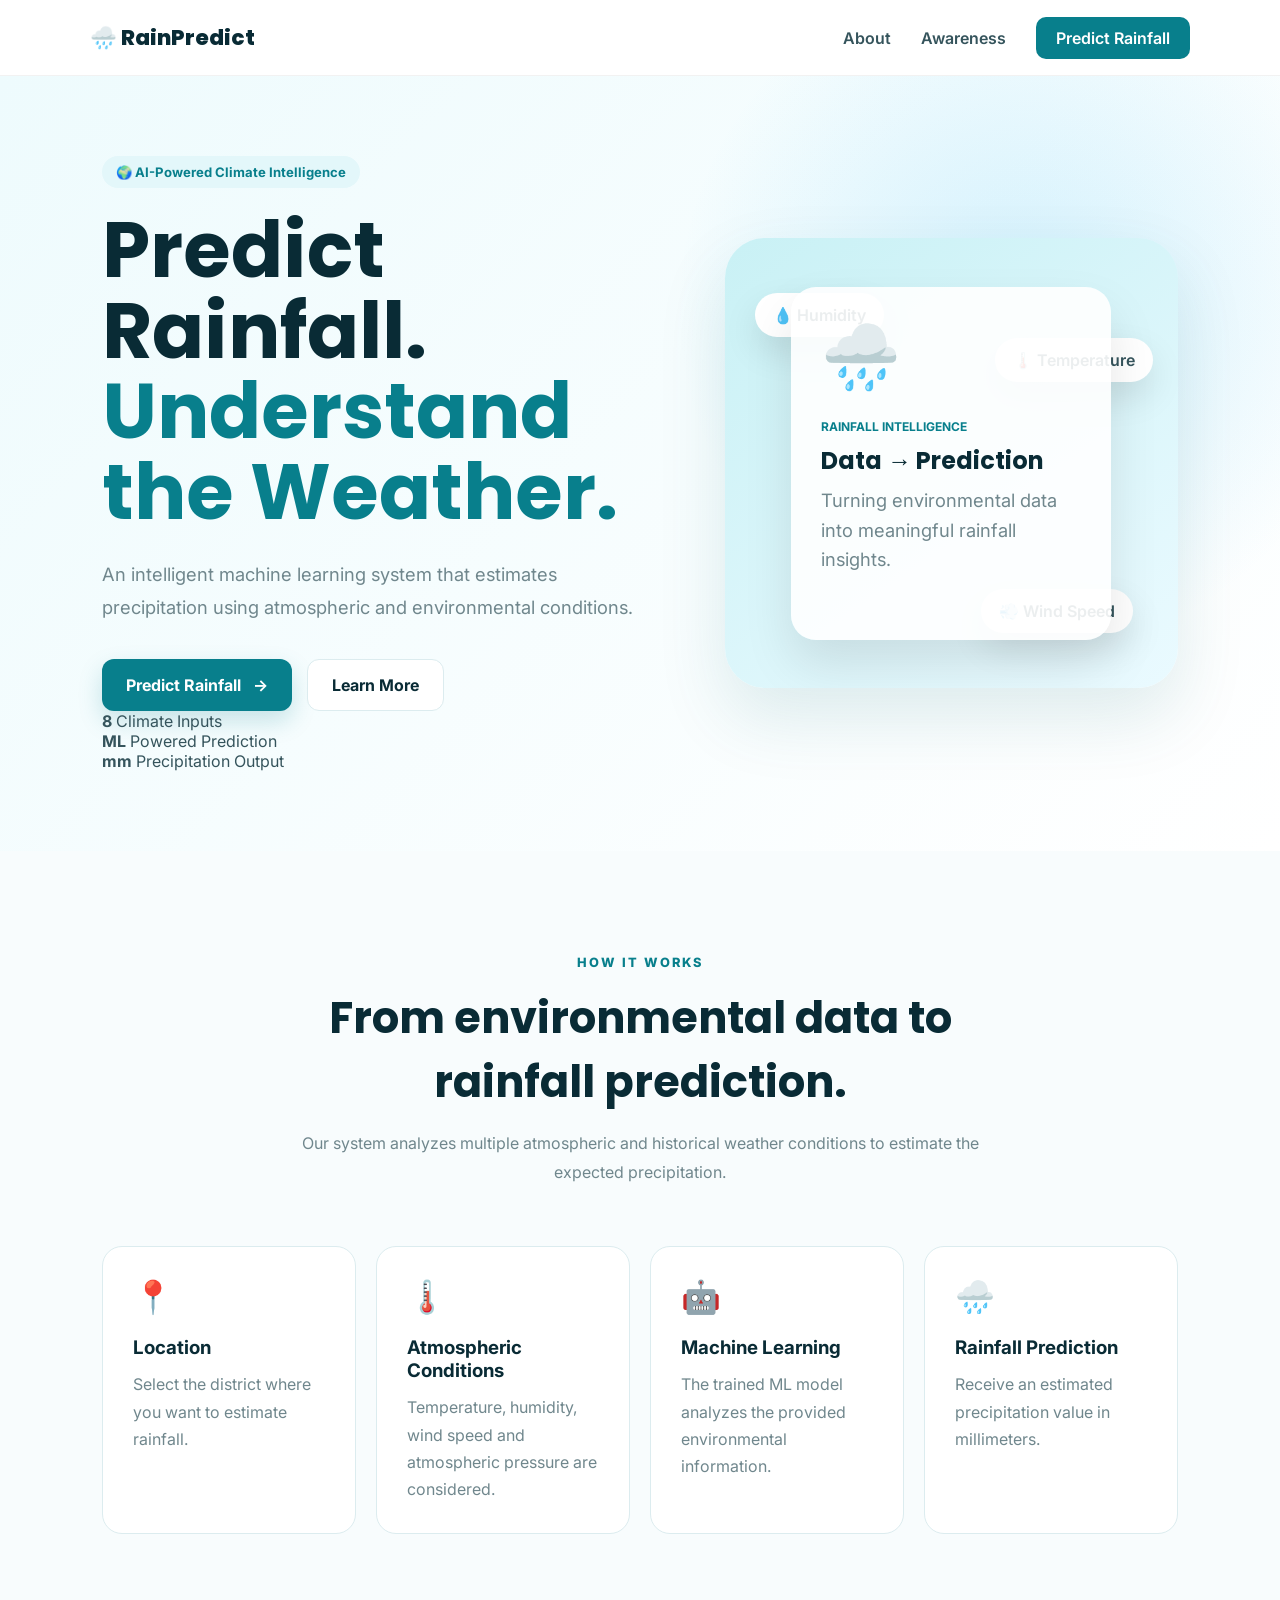
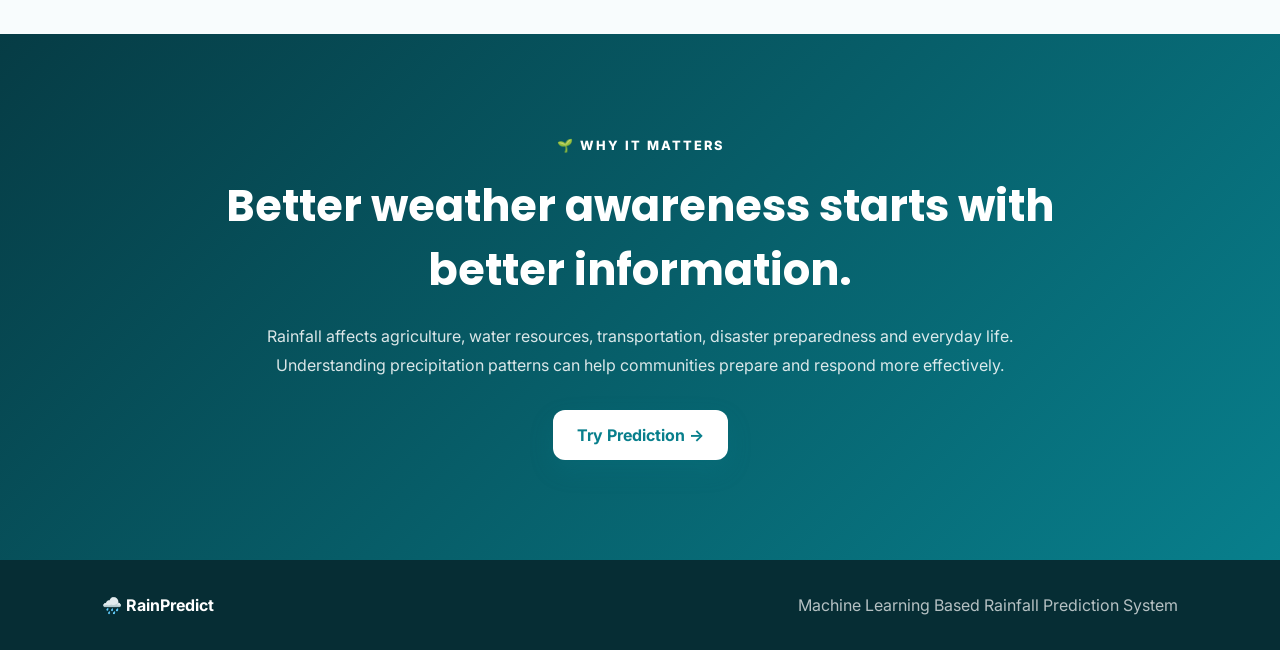
<file: index.html>
<!DOCTYPE html>
<html lang="en">

<head>

    <meta charset="UTF-8">
    <meta name="viewport" content="width=device-width, initial-scale=1.0">

    <meta
        name="description"
        content="Rainfall Prediction System powered by Machine Learning"
    >

    <title>Rainfall Prediction System</title>

    <link
        href="https://fonts.googleapis.com/css2?family=Inter:wght@400;500;600;700;800&family=Poppins:wght@500;600;700;800&display=swap"
        rel="stylesheet"
    >

    <link rel="stylesheet" href="style.css">

</head>


<body>

    <!-- NAVBAR -->

    <nav class="navbar">

        <div class="nav-logo">
            🌧️ RainPredict
        </div>

        <div class="nav-links">

            <a href="#about">About</a>
            <a href="#awareness">Awareness</a>

            <a
                href="prediction.html"
                class="nav-button"
            >
                Predict Rainfall
            </a>

        </div>

    </nav>


    <!-- HERO -->

    <section class="hero">

        <div class="hero-content">

            <div class="badge">
                🌍 AI-Powered Climate Intelligence
            </div>

            <h1>
                Predict Rainfall.
                <span>Understand the Weather.</span>
            </h1>

            <p>
                An intelligent machine learning system that estimates
                precipitation using atmospheric and environmental conditions.
            </p>

            <div class="hero-buttons">

                <a
                    href="prediction.html"
                    class="primary-button"
                >
                    Predict Rainfall
                    <span>→</span>
                </a>

                <a
                    href="#about"
                    class="secondary-button"
                >
                    Learn More
                </a>

            </div>

            <div class="hero-stats">

                <div>
                    <strong>8</strong>
                    <span>Climate Inputs</span>
                </div>

                <div>
                    <strong>ML</strong>
                    <span>Powered Prediction</span>
                </div>

                <div>
                    <strong>mm</strong>
                    <span>Precipitation Output</span>
                </div>

            </div>

        </div>


        <div class="hero-visual">

            <div class="weather-card">

                <div class="weather-icon">
                    🌧️
                </div>

                <div>

                    <span class="weather-label">
                        Rainfall Intelligence
                    </span>

                    <h3>
                        Data → Prediction
                    </h3>

                    <p>
                        Turning environmental data into
                        meaningful rainfall insights.
                    </p>

                </div>

            </div>


            <div class="floating-card card-one">
                💧 Humidity
            </div>

            <div class="floating-card card-two">
                🌡️ Temperature
            </div>

            <div class="floating-card card-three">
                💨 Wind Speed
            </div>

        </div>

    </section>


    <!-- ABOUT -->

    <section id="about" class="section">

        <div class="section-heading">

            <span>HOW IT WORKS</span>

            <h2>
                From environmental data
                to rainfall prediction.
            </h2>

            <p>
                Our system analyzes multiple atmospheric and
                historical weather conditions to estimate the
                expected precipitation.
            </p>

        </div>


        <div class="feature-grid">

            <div class="feature-card">

                <div class="feature-icon">
                    📍
                </div>

                <h3>
                    Location
                </h3>

                <p>
                    Select the district where you want to
                    estimate rainfall.
                </p>

            </div>


            <div class="feature-card">

                <div class="feature-icon">
                    🌡️
                </div>

                <h3>
                    Atmospheric Conditions
                </h3>

                <p>
                    Temperature, humidity, wind speed and
                    atmospheric pressure are considered.
                </p>

            </div>


            <div class="feature-card">

                <div class="feature-icon">
                    🤖
                </div>

                <h3>
                    Machine Learning
                </h3>

                <p>
                    The trained ML model analyzes the
                    provided environmental information.
                </p>

            </div>


            <div class="feature-card">

                <div class="feature-icon">
                    🌧️
                </div>

                <h3>
                    Rainfall Prediction
                </h3>

                <p>
                    Receive an estimated precipitation value
                    in millimeters.
                </p>

            </div>

        </div>

    </section>


    <!-- AWARENESS -->

    <section id="awareness" class="awareness-section">

        <div class="awareness-content">

            <span>
                🌱 WHY IT MATTERS
            </span>

            <h2>
                Better weather awareness
                starts with better information.
            </h2>

            <p>
                Rainfall affects agriculture, water resources,
                transportation, disaster preparedness and everyday life.
                Understanding precipitation patterns can help communities
                prepare and respond more effectively.
            </p>

            <a
                href="prediction.html"
                class="primary-button"
            >
                Try Prediction →
            </a>

        </div>

    </section>


    <!-- FOOTER -->

    <footer>

        <div>
            🌧️ <strong>RainPredict</strong>
        </div>

        <p>
            Machine Learning Based Rainfall Prediction System
        </p>

    </footer>


</body>

</html>
</file>
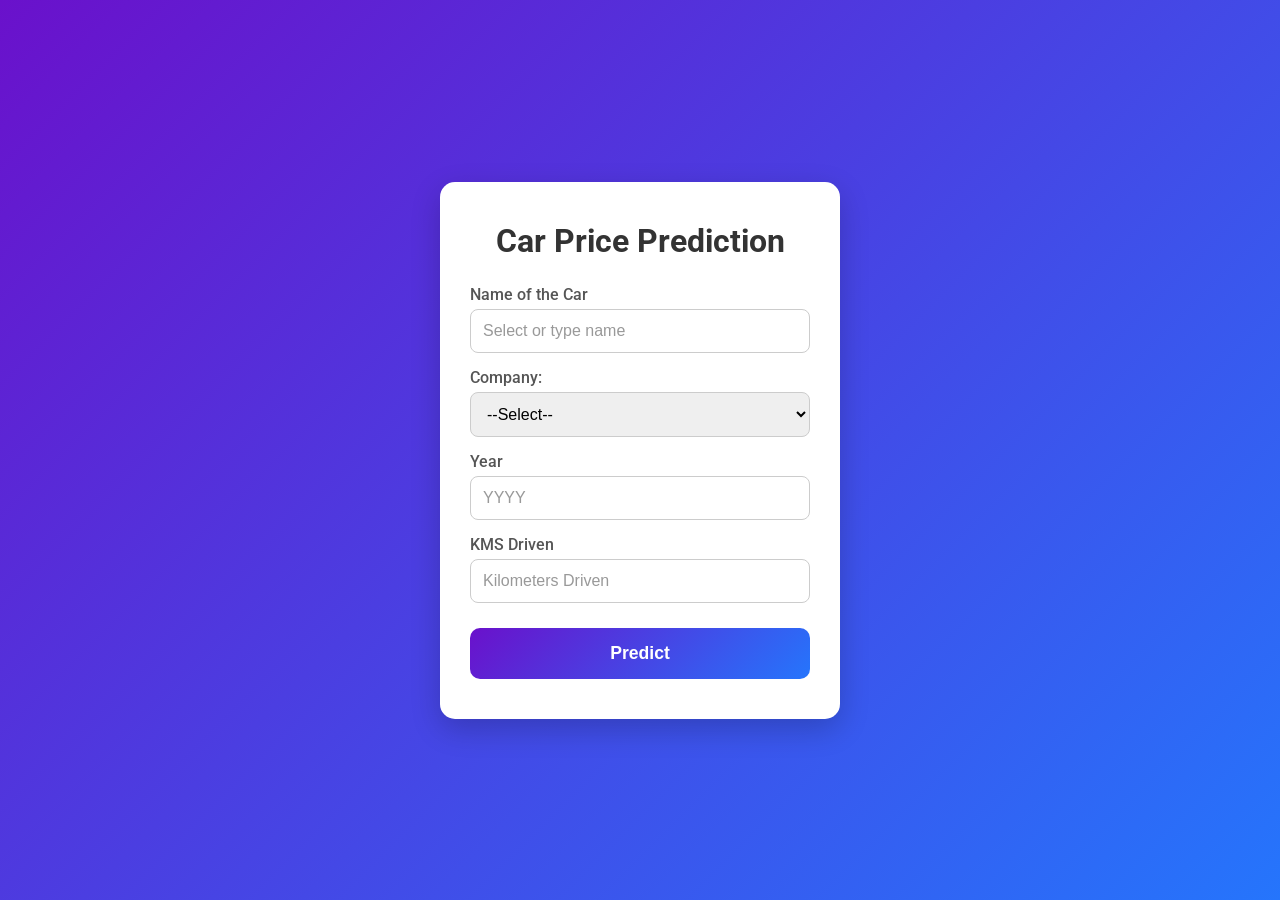
<file: FrontEnd/index.html>
<!DOCTYPE html>
<html lang="en">
<head>
    <meta charset="UTF-8">
    <meta name="viewport" content="width=device-width, initial-scale=1.0">
    <title>Car Price Prediction</title>
    <link href="https://fonts.googleapis.com/css2?family=Roboto:wght@400;500;700&display=swap" rel="stylesheet">
    <link rel="stylesheet" href="style.css">
</head>
<body>

<div class="container">
    <h1>Car Price Prediction</h1>
    <form id="predictionForm">
        <label for="name">Name of the Car</label>
        <input list="names" name="name" id="name" placeholder="Select or type name">
        <datalist id="names">
            <option value="Hyundai Santro Xing">
            <option value="Maruti Suzuki Alto">
            <option value="Hyundai Grand i10">
            <option value="Hyundai Elite i20">
            <option value="Maruti Suzuki Swift">
            <option value="Maruti Suzuki Wagon">
            <option value="Maruti Suzuki Ertiga">
            <option value="Others">
        </datalist>

        <label for="company">Company:</label>
        <select id="company" name="company" required>
            <option value="">--Select--</option>
            <option value="Hyundai">Hyundai</option>
            <option value="Mahindra">Mahindra</option>
            <option value="Maruti">Maruti</option>
            <option value="Ford">Ford</option>
            <option value="Toyota">Toyota</option>
            <option value="Renault">Renault</option>
            <option value="Honda">Honda</option>
            <option value="Tata">Tata</option>
            <option value="Chevrolet">Chevrolet</option>
            <option value="Others">Others</option>
        </select>

        <label for="year">Year</label>
        <input type="number" id="year" name="year" min="1900" max="2026" placeholder="YYYY" required>

        <label for="kms_driven">KMS Driven</label>
        <input type="number" id="kms_driven" name="kms_driven" min="0" placeholder="Kilometers Driven" required>

        <button type="submit">Predict</button>
    </form>

    <div id="result"></div>
</div>
<script src="script.js"></script>
</body>
</html>
</file>
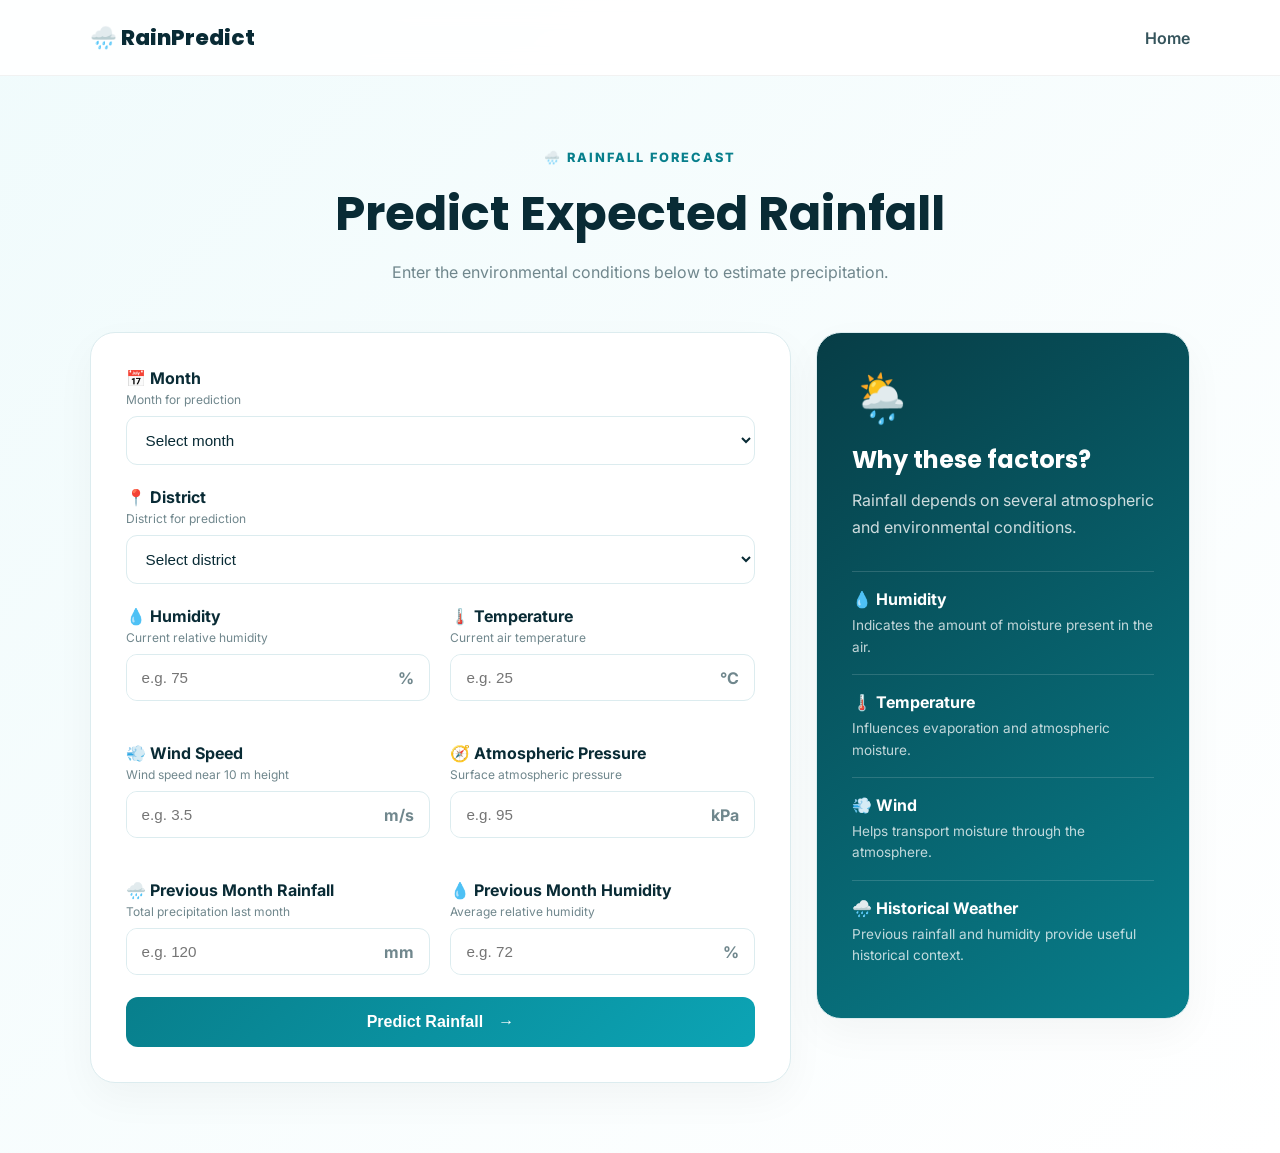
<file: prediction.html>
<!DOCTYPE html>
<html lang="en">

<head>

    <meta charset="UTF-8">
    <meta name="viewport" content="width=device-width, initial-scale=1.0">

    <title>Rainfall Prediction | RainPredict</title>

    <link
        href="https://fonts.googleapis.com/css2?family=Inter:wght@400;500;600;700;800&family=Poppins:wght@500;600;700;800&display=swap"
        rel="stylesheet"
    >

    <link rel="stylesheet" href="style.css">

</head>


<body class="prediction-page">


    <!-- NAVBAR -->

    <nav class="navbar">

        <div class="nav-logo">
            🌧️ RainPredict
        </div>

        <div class="nav-links">

            <a href="index.html">
                Home
            </a>

        </div>

    </nav>


    <!-- PREDICTION -->

    <main class="prediction-container">


        <div class="prediction-header">

            <span>
                🌧️ RAINFALL FORECAST
            </span>

            <h1>
                Predict Expected Rainfall
            </h1>

            <p>
                Enter the environmental conditions below to
                estimate precipitation.
            </p>

        </div>


        <div class="prediction-layout">


            <!-- FORM -->

            <div class="prediction-card">

                <form id="predictionForm">


                    <!-- MONTH -->

                    <div class="input-group">

                        <label for="month">

                            📅 Month

                            <span>
                                Month for prediction
                            </span>

                        </label>

                        <select
                            id="month"
                            required
                        >

                            <option value="">
                                Select month
                            </option>

                            <option value="1">January</option>
                            <option value="2">February</option>
                            <option value="3">March</option>
                            <option value="4">April</option>
                            <option value="5">May</option>
                            <option value="6">June</option>
                            <option value="7">July</option>
                            <option value="8">August</option>
                            <option value="9">September</option>
                            <option value="10">October</option>
                            <option value="11">November</option>
                            <option value="12">December</option>

                        </select>

                    </div>


                    <!-- DISTRICT -->

                    <div class="input-group">

                        <label for="district">

                            📍 District

                            <span>
                                District for prediction
                            </span>

                        </label>

                        <select
                            id="district"
                            required
                        >

                            <option value="">
                                Select district
                            </option>

                            <option value="Arghakhanchi">Arghakhanchi</option>
                            <option value="Baglung">Baglung</option>
                            <option value="Baitadi">Baitadi</option>
                            <option value="Bajang">Bajang</option>
                            <option value="Banke">Banke</option>
                            <option value="Bara">Bara</option>
                            <option value="Bardiya">Bardiya</option>
                            <option value="Bhaktapur">Bhaktapur</option>
                            <option value="Chitawan">Chitawan</option>
                            <option value="Dadeldhura">Dadeldhura</option>
                            <option value="Dailekh">Dailekh</option>
                            <option value="Dang">Dang</option>
                            <option value="Darchula">Darchula</option>
                            <option value="Dhading">Dhading</option>
                            <option value="Dhankuta">Dhankuta</option>
                            <option value="Dhanusa">Dhanusa</option>
                            <option value="Dolkha">Dolkha</option>
                            <option value="Dolpa">Dolpa</option>
                            <option value="Doti">Doti</option>
                            <option value="Gorkha">Gorkha</option>
                            <option value="Gulmi">Gulmi</option>
                            <option value="Humla">Humla</option>
                            <option value="Ilam">Ilam</option>
                            <option value="Jhapa">Jhapa</option>
                            <option value="Jumla">Jumla</option>
                            <option value="Kabhre">Kabhre</option>
                            <option value="Kailali">Kailali</option>
                            <option value="Kanchanpur">Kanchanpur</option>
                            <option value="Kaski">Kaski</option>
                            <option value="Kathmandu">Kathmandu</option>
                            <option value="Lalitpur">Lalitpur</option>
                            <option value="Lamjung">Lamjung</option>
                            <option value="Mahottari">Mahottari</option>
                            <option value="Makwanpur">Makwanpur</option>
                            <option value="Manang">Manang</option>
                            <option value="Morang">Morang</option>
                            <option value="Mugu">Mugu</option>
                            <option value="Mustang">Mustang</option>
                            <option value="Myagdi">Myagdi</option>
                            <option value="Nawalparasi">Nawalparasi</option>
                            <option value="Nuwakot">Nuwakot</option>
                            <option value="Okhaldhunga">Okhaldhunga</option>
                            <option value="Palpa">Palpa</option>
                            <option value="Panchther">Panchther</option>
                            <option value="Parbat">Parbat</option>
                            <option value="Rasuwa">Rasuwa</option>
                            <option value="Routahat">Routahat</option>
                            <option value="Rukum">Rukum</option>
                            <option value="Rupandehi">Rupandehi</option>
                            <option value="Salyan">Salyan</option>
                            <option value="Sankhuwasabha">Sankhuwasabha</option>
                            <option value="Saptari">Saptari</option>
                            <option value="Sarlahi">Sarlahi</option>
                            <option value="Sindhuli">Sindhuli</option>
                            <option value="Solukhumbu">Solukhumbu</option>
                            <option value="Sunsari">Sunsari</option>
                            <option value="Surkhet">Surkhet</option>
                            <option value="Syangja">Syangja</option>
                            <option value="Tanahun">Tanahun</option>
                            <option value="Taplejung">Taplejung</option>
                            <option value="Terhathum">Terhathum</option>
                            <option value="Udayapur">Udayapur</option>

                        </select>

                    </div>


                    <div class="form-grid">


                        <!-- HUMIDITY -->

                        <div class="input-group">

                            <label for="rh2m">

                                💧 Humidity

                                <span>
                                    Current relative humidity
                                </span>

                            </label>

                            <div class="input-with-unit">

                                <input
                                    type="number"
                                    id="rh2m"
                                    step="any"
                                    min="0"
                                    max="100"
                                    placeholder="e.g. 75"
                                    required
                                >

                                <span>%</span>

                            </div>

                        </div>


                        <!-- TEMPERATURE -->

                        <div class="input-group">

                            <label for="t2m">

                                🌡️ Temperature

                                <span>
                                    Current air temperature
                                </span>

                            </label>

                            <div class="input-with-unit">

                                <input
                                    type="number"
                                    id="t2m"
                                    step="any"
                                    placeholder="e.g. 25"
                                    required
                                >

                                <span>°C</span>

                            </div>

                        </div>


                        <!-- WIND -->

                        <div class="input-group">

                            <label for="ws10m">

                                💨 Wind Speed

                                <span>
                                    Wind speed near 10 m height
                                </span>

                            </label>

                            <div class="input-with-unit">

                                <input
                                    type="number"
                                    id="ws10m"
                                    step="any"
                                    min="0"
                                    placeholder="e.g. 3.5"
                                    required
                                >

                                <span>m/s</span>

                            </div>

                        </div>


                        <!-- PRESSURE -->

                        <div class="input-group">

                            <label for="ps">

                                🧭 Atmospheric Pressure

                                <span>
                                    Surface atmospheric pressure
                                </span>

                            </label>

                            <div class="input-with-unit">

                                <input
                                    type="number"
                                    id="ps"
                                    step="any"
                                    min="0"
                                    placeholder="e.g. 95"
                                    required
                                >

                                <span>kPa</span>

                            </div>

                        </div>


                        <!-- LAST MONTH RAIN -->

                        <div class="input-group">

                            <label for="lastRain">

                                🌧️ Previous Month Rainfall

                                <span>
                                    Total precipitation last month
                                </span>

                            </label>

                            <div class="input-with-unit">

                                <input
                                    type="number"
                                    id="lastRain"
                                    step="any"
                                    min="0"
                                    placeholder="e.g. 120"
                                    required
                                >

                                <span>mm</span>

                            </div>

                        </div>


                        <!-- LAST MONTH HUMIDITY -->

                        <div class="input-group">

                            <label for="lastHumidity">

                                💧 Previous Month Humidity

                                <span>
                                    Average relative humidity
                                </span>

                            </label>

                            <div class="input-with-unit">

                                <input
                                    type="number"
                                    id="lastHumidity"
                                    step="any"
                                    min="0"
                                    max="100"
                                    placeholder="e.g. 72"
                                    required
                                >

                                <span>%</span>

                            </div>

                        </div>

                    </div>


                    <button
                        type="submit"
                        id="predictButton"
                        class="predict-button"
                    >

                        <span>
                            Predict Rainfall
                        </span>

                        <span>
                            →
                        </span>

                    </button>


                </form>

            </div>


            <!-- INFORMATION -->

            <div class="info-panel">

                <div class="info-icon">
                    🌦️
                </div>

                <h2>
                    Why these factors?
                </h2>

                <p>
                    Rainfall depends on several atmospheric
                    and environmental conditions.
                </p>


                <div class="info-item">

                    <strong>
                        💧 Humidity
                    </strong>

                    <span>
                        Indicates the amount of moisture
                        present in the air.
                    </span>

                </div>


                <div class="info-item">

                    <strong>
                        🌡️ Temperature
                    </strong>

                    <span>
                        Influences evaporation and
                        atmospheric moisture.
                    </span>

                </div>


                <div class="info-item">

                    <strong>
                        💨 Wind
                    </strong>

                    <span>
                        Helps transport moisture through
                        the atmosphere.
                    </span>

                </div>


                <div class="info-item">

                    <strong>
                        🌧️ Historical Weather
                    </strong>

                    <span>
                        Previous rainfall and humidity
                        provide useful historical context.
                    </span>

                </div>

            </div>

        </div>


        <!-- RESULT -->

        <div
            id="result"
            class="result-container"
        >

        </div>


    </main>


    <script src="script.js"></script>

</body>

</html>
</file>
<file: style.css>
* {
    box-sizing: border-box;
    margin: 0;
    padding: 0;
}

:root {
    --primary: #087f8c;
    --primary-dark: #05616b;
    --secondary: #38bdf8;
    --dark: #092b35;
    --text: #35545c;
    --muted: #70878d;
    --light: #f4fbfc;
    --white: #ffffff;
    --border: #dcecef;
}

html {
    scroll-behavior: smooth;
}

body {
    font-family: "Inter", sans-serif;
    color: var(--text);
    background: #f8fcfd;
    min-height: 100vh;
}


/* =========================
   NAVBAR
========================= */

.navbar {
    height: 76px;
    padding: 0 7%;
    display: flex;
    align-items: center;
    justify-content: space-between;

    background: rgba(255,255,255,0.92);

    border-bottom: 1px solid rgba(0,0,0,0.05);

    position: sticky;
    top: 0;
    z-index: 100;

    backdrop-filter: blur(12px);
}

.nav-logo {
    font-family: "Poppins", sans-serif;
    font-size: 1.35rem;
    font-weight: 800;
    color: var(--dark);
}

.nav-links {
    display: flex;
    align-items: center;
    gap: 30px;
}

.nav-links a {
    text-decoration: none;
    color: var(--text);
    font-weight: 600;
    transition: 0.3s;
}

.nav-links a:hover {
    color: var(--primary);
}

.nav-button {
    background: var(--primary);
    color: white !important;
    padding: 11px 20px;
    border-radius: 10px;
}


/* =========================
   HERO
========================= */

.hero {
    min-height: 700px;
    padding: 80px 8%;

    display: grid;
    grid-template-columns: 1.1fr 0.9fr;
    gap: 70px;
    align-items: center;

    background:
        radial-gradient(
            circle at 80% 30%,
            rgba(56,189,248,0.2),
            transparent 30%
        ),
        linear-gradient(
            135deg,
            #eefbfd,
            #ffffff
        );
}

.hero-content {
    max-width: 700px;
}

.badge {
    display: inline-block;
    padding: 8px 14px;
    border-radius: 50px;

    background: #e3f7fa;
    color: var(--primary);

    font-size: 0.82rem;
    font-weight: 700;

    margin-bottom: 22px;
}

.hero h1 {
    font-family: "Poppins", sans-serif;

    font-size: clamp(3rem, 6vw, 5.4rem);

    line-height: 1.05;

    color: var(--dark);

    margin-bottom: 25px;
}

.hero h1 span {
    display: block;
    color: var(--primary);
}

.hero p {
    font-size: 1.15rem;
    line-height: 1.8;
    color: var(--muted);

    max-width: 600px;

    margin-bottom: 35px;
}

.hero-buttons {
    display: flex;
    gap: 15px;
    flex-wrap: wrap;
}

.primary-button,
.secondary-button {
    text-decoration: none;
    display: inline-flex;
    align-items: center;
    gap: 12px;

    padding: 15px 24px;

    border-radius: 12px;

    font-weight: 700;

    transition: 0.3s;
}

.primary-button {
    background: var(--primary);
    color: white;

    box-shadow: 0 10px 25px rgba(8,127,140,0.2);
}

.primary-button:hover {
    background: var(--primary-dark);
    transform: translateY(-3px);
}

.secondary-button {
    border: 1px solid var(--border);
    color: var(--dark);
    background: white;
}

.secondary-button:hover {
    transform: translateY(-3px);
}


/* =========================
   HERO VISUAL
========================= */

.hero-visual {
    height: 450px;

    position: relative;

    display: flex;
    align-items: center;
    justify-content: center;

    background:
        linear-gradient(
            145deg,
            #c9f1f5,
            #eafaff
        );

    border-radius: 40px;

    overflow: hidden;

    box-shadow:
        0 30px 70px rgba(5,97,107,0.12);
}

.weather-card {
    width: 320px;

    padding: 30px;

    background: rgba(255,255,255,0.9);

    border-radius: 25px;

    box-shadow:
        0 25px 50px rgba(0,0,0,0.1);

    z-index: 2;
}

.weather-icon {
    font-size: 4rem;
    margin-bottom: 20px;
}

.weather-label {
    font-size: 0.75rem;
    font-weight: 700;
    color: var(--primary);
    text-transform: uppercase;
}

.weather-card h3 {
    margin: 8px 0;
    font-family: "Poppins";
    font-size: 1.5rem;
    color: var(--dark);
}

.weather-card p {
    color: var(--muted);
    line-height: 1.6;
}

.floating-card {
    position: absolute;

    background: white;

    padding: 12px 18px;

    border-radius: 50px;

    font-weight: 600;

    box-shadow: 0 15px 35px rgba(0,0,0,0.1);
}

.card-one {
    top: 55px;
    left: 30px;
}

.card-two {
    top: 100px;
    right: 25px;
}

.card-three {
    bottom: 55px;
    right: 45px;
}


/* =========================
   SECTIONS
========================= */

.section {
    padding: 100px 8%;
}

.section-heading {
    max-width: 700px;
    margin: auto;
    text-align: center;
}

.section-heading span {
    color: var(--primary);
    font-size: 0.8rem;
    font-weight: 800;
    letter-spacing: 2px;
}

.section-heading h2 {
    margin: 15px 0;

    font-family: "Poppins";

    font-size: 2.7rem;

    color: var(--dark);
}

.section-heading p {
    line-height: 1.8;
    color: var(--muted);
}


/* =========================
   FEATURES
========================= */

.feature-grid {
    margin-top: 60px;

    display: grid;

    grid-template-columns:
        repeat(4, 1fr);

    gap: 20px;
}

.feature-card {
    background: white;

    padding: 30px;

    border-radius: 20px;

    border: 1px solid var(--border);

    transition: 0.3s;
}

.feature-card:hover {
    transform: translateY(-7px);

    box-shadow:
        0 20px 40px rgba(0,0,0,0.07);
}

.feature-icon {
    font-size: 2rem;
    margin-bottom: 20px;
}

.feature-card h3 {
    color: var(--dark);
    margin-bottom: 12px;
}

.feature-card p {
    line-height: 1.7;
    color: var(--muted);
}


/* =========================
   AWARENESS
========================= */

.awareness-section {
    padding: 100px 8%;

    background:
        linear-gradient(
            135deg,
            #063c45,
            #087f8c
        );

    color: white;
}

.awareness-content {
    max-width: 850px;
    margin: auto;
    text-align: center;
}

.awareness-content > span {
    font-size: 0.8rem;
    font-weight: 800;
    letter-spacing: 2px;
}

.awareness-content h2 {
    font-family: "Poppins";

    font-size: 2.7rem;

    margin: 20px 0;
}

.awareness-content p {
    line-height: 1.8;
    opacity: 0.85;
    margin-bottom: 30px;
}

.awareness-content .primary-button {
    background: white;
    color: var(--primary);
}


/* =========================
   FOOTER
========================= */

footer {
    padding: 35px 8%;

    display: flex;
    justify-content: space-between;
    gap: 20px;

    background: #062d34;

    color: white;
}

footer p {
    opacity: 0.7;
}


/* =========================
   PREDICTION PAGE
========================= */

.prediction-page {
    background:
        linear-gradient(
            135deg,
            #f0fbfc,
            #ffffff
        );
}

.prediction-container {
    padding: 70px 7%;
    max-width: 1400px;
    margin: auto;
}

.prediction-header {
    text-align: center;
    max-width: 700px;
    margin: 0 auto 50px;
}

.prediction-header span {
    color: var(--primary);
    font-size: 0.8rem;
    font-weight: 800;
    letter-spacing: 2px;
}

.prediction-header h1 {
    font-family: "Poppins";
    font-size: 3rem;
    color: var(--dark);
    margin: 12px 0;
}

.prediction-header p {
    color: var(--muted);
}


/* =========================
   PREDICTION LAYOUT
========================= */

.prediction-layout {
    display: grid;

    grid-template-columns:
        1.5fr 0.8fr;

    gap: 25px;

    align-items: start;
}

.prediction-card,
.info-panel {
    background: white;

    border: 1px solid var(--border);

    border-radius: 25px;

    padding: 35px;

    box-shadow:
        0 15px 40px rgba(0,0,0,0.04);
}


/* =========================
   INPUTS
========================= */

.form-grid {
    display: grid;

    grid-template-columns:
        repeat(2, 1fr);

    gap: 20px;
}

.input-group {
    margin-bottom: 22px;
}

.input-group label {
    display: block;

    color: var(--dark);

    font-weight: 700;

    margin-bottom: 9px;
}

.input-group label span {
    display: block;

    margin-top: 4px;

    color: var(--muted);

    font-size: 0.75rem;

    font-weight: 400;
}

.input-group select,
.input-group input {
    width: 100%;

    padding: 14px 15px;

    border: 1px solid var(--border);

    border-radius: 11px;

    font-size: 0.95rem;

    color: var(--dark);

    background: white;

    outline: none;

    transition: 0.25s;
}

.input-group select:focus,
.input-group input:focus {
    border-color: var(--primary);

    box-shadow:
        0 0 0 4px rgba(8,127,140,0.08);
}

.input-with-unit {
    display: flex;

    align-items: center;

    border: 1px solid var(--border);

    border-radius: 11px;

    overflow: hidden;
}

.input-with-unit input {
    border: none;
    border-radius: 0;
}

.input-with-unit input:focus {
    box-shadow: none;
}

.input-with-unit span {
    padding: 0 15px;

    color: var(--muted);

    font-weight: 700;
}


/* =========================
   BUTTON
========================= */

.predict-button {
    width: 100%;

    border: none;

    border-radius: 12px;

    padding: 16px;

    background:
        linear-gradient(
            135deg,
            var(--primary),
            #0ca4b5
        );

    color: white;

    font-size: 1rem;

    font-weight: 800;

    cursor: pointer;

    display: flex;

    justify-content: center;

    align-items: center;

    gap: 15px;

    transition: 0.3s;
}

.predict-button:hover {
    transform: translateY(-2px);

    box-shadow:
        0 15px 30px rgba(8,127,140,0.2);
}

.predict-button:disabled {
    opacity: 0.7;
    cursor: not-allowed;
}


/* =========================
   INFO PANEL
========================= */

.info-panel {
    background:
        linear-gradient(
            145deg,
            #073d46,
            #087f8c
        );

    color: white;

    position: sticky;

    top: 100px;
}

.info-icon {
    font-size: 3rem;
    margin-bottom: 15px;
}

.info-panel h2 {
    font-family: "Poppins";
    margin-bottom: 10px;
}

.info-panel > p {
    line-height: 1.7;
    opacity: 0.8;
    margin-bottom: 30px;
}

.info-item {
    padding: 17px 0;

    border-top: 1px solid rgba(255,255,255,0.15);
}

.info-item strong {
    display: block;
    margin-bottom: 5px;
}

.info-item span {
    font-size: 0.85rem;
    line-height: 1.5;
    opacity: 0.75;
}


/* =========================
   RESULT
========================= */

.result-container {
    display: none;

    margin-top: 35px;
}

.result-card {
    display: grid;

    grid-template-columns: 0.8fr 1.2fr;

    min-height: 320px;

    overflow: hidden;

    border-radius: 25px;

    background: white;

    box-shadow:
        0 20px 50px rgba(0,0,0,0.08);
}

.result-image {
    min-height: 300px;
    background: #eaf7f8;
}

.result-image img {
    width: 100%;
    height: 100%;

    object-fit: cover;

    display: block;
}

.result-content {
    padding: 45px;

    display: flex;
    flex-direction: column;
    justify-content: center;
}

.result-label {
    color: var(--muted);

    font-size: 0.75rem;

    font-weight: 800;

    letter-spacing: 2px;
}

.precipitation-value {
    font-family: "Poppins";

    font-size: 4rem;

    font-weight: 800;

    color: var(--dark);

    margin: 8px 0;
}

.precipitation-value small {
    font-size: 1.5rem;
    color: var(--primary);
}

.rainfall-category {
    display: inline-block;

    width: fit-content;

    padding: 8px 15px;

    border-radius: 50px;

    background: #e5f7f8;

    color: var(--primary);

    font-weight: 800;

    margin-bottom: 18px;
}

.awareness-message {
    line-height: 1.7;

    color: var(--text);

    max-width: 650px;
}


/* =========================
   RESULT CATEGORY COLORS
========================= */

.no-rain {
    border-left: 7px solid #94a3b8;
}

.very-low-rain {
    border-left: 7px solid #38bdf8;
}

.low-rain {
    border-left: 7px solid #22c55e;
}

.moderate-rain {
    border-left: 7px solid #0ea5e9;
}

.high-rain {
    border-left: 7px solid #6366f1;
}

.very-high-rain {
    border-left: 7px solid #7c3aed;
}


/* =========================
   LOADING
========================= */

.loading-result {
    background: white;

    padding: 45px;

    text-align: center;

    border-radius: 20px;

    border: 1px solid var(--border);
}

.loading-result h3 {
    margin: 15px 0 8px;
    color: var(--dark);
}

.loading-result p {
    color: var(--muted);
}

.big-loader {
    width: 45px;
    height: 45px;

    margin: auto;

    border: 4px solid #dcecef;

    border-top-color: var(--primary);

    border-radius: 50%;

    animation: spin 0.8s linear infinite;
}

.loading-spinner {
    width: 18px;
    height: 18px;

    border: 3px solid rgba(255,255,255,0.4);

    border-top-color: white;

    border-radius: 50%;

    animation: spin 0.7s linear infinite;
}

@keyframes spin {

    to {
        transform: rotate(360deg);
    }

}


/* =========================
   ERROR
========================= */

.error-result {
    background: #fff5f5;

    border: 1px solid #fecaca;

    color: #991b1b;

    padding: 35px;

    border-radius: 20px;

    text-align: center;
}

.error-result > div {
    font-size: 2.5rem;
}

.error-result h3 {
    margin: 10px;
}

.error-result p {
    margin-bottom: 8px;
}


/* =========================
   RESPONSIVE
========================= */

@media(max-width: 1000px) {

    .hero {
        grid-template-columns: 1fr;
    }

    .feature-grid {
        grid-template-columns:
            repeat(2, 1fr);
    }

    .prediction-layout {
        grid-template-columns: 1fr;
    }

    .info-panel {
        position: static;
    }

}


@media(max-width: 700px) {

    .navbar {
        padding: 0 5%;
    }

    .nav-links a:not(.nav-button) {
        display: none;
    }

    .hero {
        padding: 60px 5%;
    }

    .hero h1 {
        font-size: 3rem;
    }

    .hero-visual {
        height: 350px;
    }

    .section {
        padding: 70px 5%;
    }

    .section-heading h2,
    .awareness-content h2 {
        font-size: 2rem;
    }

    .feature-grid {
        grid-template-columns: 1fr;
    }

    .prediction-container {
        padding: 50px 5%;
    }

    .prediction-header h1 {
        font-size: 2.2rem;
    }

    .prediction-card,
    .info-panel {
        padding: 25px;
    }

    .form-grid {
        grid-template-columns: 1fr;
    }

    .result-card {
        grid-template-columns: 1fr;
    }

    .result-image {
        height: 250px;
    }

    .result-content {
        padding: 30px;
    }

    .precipitation-value {
        font-size: 3rem;
    }

    footer {
        flex-direction: column;
    }

}
</file>
<file: FrontEnd/style.css>
/* Reset and basic styling */
* {
    box-sizing: border-box;
    margin: 0;
    padding: 0;
}

body {
    font-family: 'Roboto', sans-serif;
    background: linear-gradient(135deg, #6a11cb 0%, #2575fc 100%);
    display: flex;
    justify-content: center;
    align-items: center;
    min-height: 100vh;
}

/* Container card */
.container {
    background: #ffffff;
    border-radius: 15px;
    padding: 40px 30px;
    width: 400px;
    max-width: 90%;
    box-shadow: 0 10px 30px rgba(0,0,0,0.2);
    transition: transform 0.3s ease, box-shadow 0.3s ease;
}

.container:hover {
    transform: translateY(-5px);
    box-shadow: 0 20px 40px rgba(0,0,0,0.3);
}

/* Header */
.container h1 {
    text-align: center;
    margin-bottom: 25px;
    color: #333;
}

/* Labels */
label {
    display: block;
    margin-top: 15px;
    font-weight: 500;
    color: #555;
}

/* Inputs and select */
input[type="text"],
input[type="number"],
input[list],
select {
    width: 100%;
    padding: 12px;
    margin-top: 5px;
    border-radius: 8px;
    border: 1px solid #ccc;
    font-size: 1em;
    transition: border 0.3s ease, box-shadow 0.3s ease;
}

input[type="text"]:focus,
input[type="number"]:focus,
input[list]:focus,
select:focus {
    border-color: #2575fc;
    box-shadow: 0 0 5px rgba(37,117,252,0.5);
    outline: none;
}

/* Button */
button {
    width: 100%;
    padding: 15px;
    margin-top: 25px;
    border: none;
    border-radius: 10px;
    background: linear-gradient(135deg, #6a11cb, #2575fc);
    color: #fff;
    font-size: 1.1em;
    font-weight: bold;
    cursor: pointer;
    transition: background 0.3s ease, transform 0.2s ease;
}

button:hover {
    background: linear-gradient(135deg, #2575fc, #6a11cb);
    transform: translateY(-2px);
}

/* Result box */
#result {
    margin-top: 20px;
    padding: 15px;
    background-color: #f0f4ff;
    border-radius: 10px;
    text-align: center;
    font-weight: 500;
    color: #2575fc;
    display: none; /* hidden until prediction */
}

/* Placeholder styling */
::placeholder {
    color: #999;
}

/* Responsive */
@media(max-width: 450px){
    .container {
        padding: 30px 20px;
    }
}
</file>
